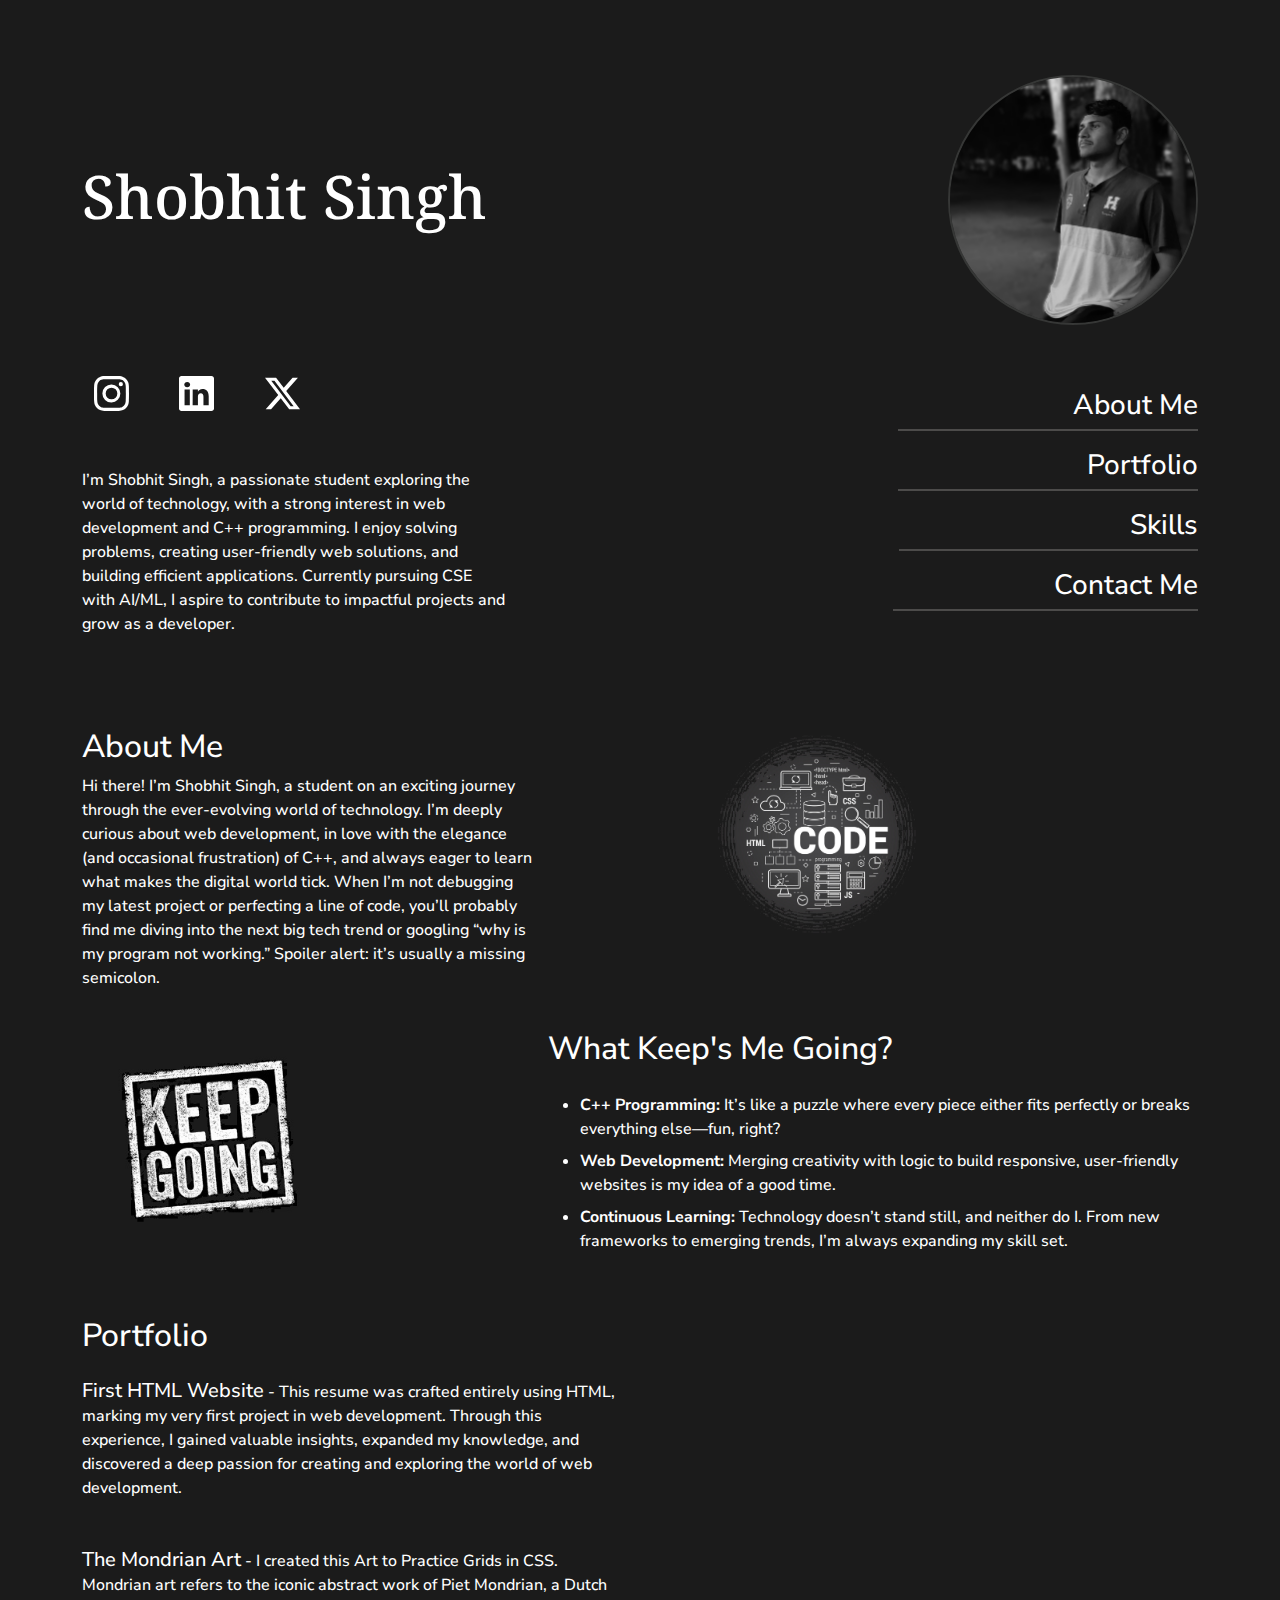
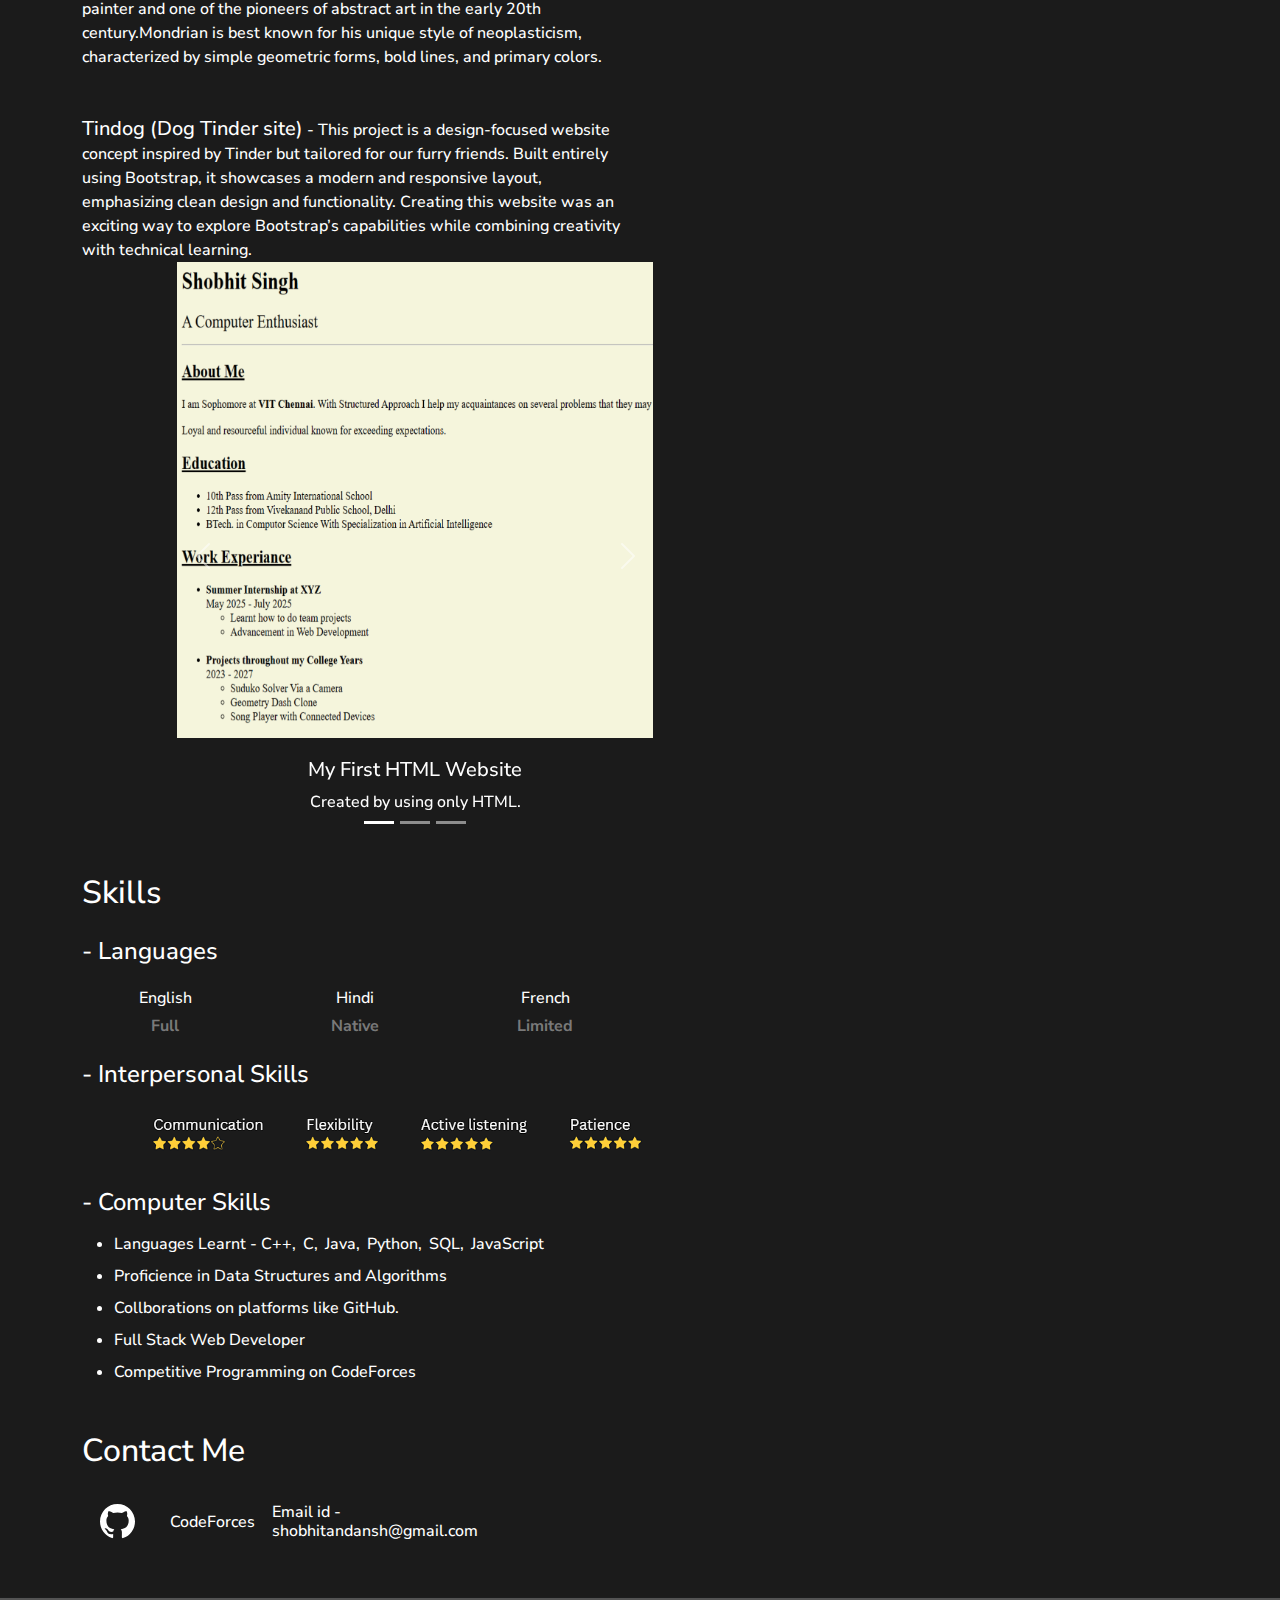
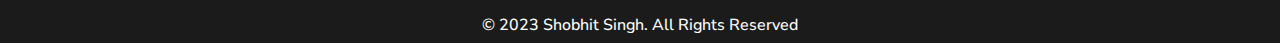
<file: index.html>
<!DOCTYPE html>
<html lang="en">
<head>
    <meta charset="UTF-8">
    <meta name="viewport" content="width=device-width, initial-scale=1.0">
    <title>Portfolio</title>
    <link href="https://cdn.jsdelivr.net/npm/bootstrap@5.3.3/dist/css/bootstrap.min.css" rel="stylesheet" integrity="sha384-QWTKZyjpPEjISv5WaRU9OFeRpok6YctnYmDr5pNlyT2bRjXh0JMhjY6hW+ALEwIH" crossorigin="anonymous">
    <link rel="stylesheet" href="./style.css">
    <link rel="preconnect" href="https://fonts.googleapis.com">
    <link rel="preconnect" href="https://fonts.gstatic.com" crossorigin>
    <link href="https://fonts.googleapis.com/css2?family=Noto+Serif:ital,wdth,wght@0,62.5..100,100..900;1,62.5..100,100..900&display=swap" rel="stylesheet">
    <link rel="preconnect" href="https://fonts.googleapis.com">
    <link rel="preconnect" href="https://fonts.gstatic.com" crossorigin>
    <link href="https://fonts.googleapis.com/css2?family=Nunito+Sans:ital,opsz,wght@0,6..12,200..1000;1,6..12,200..1000&display=swap" rel="stylesheet">
</head>
<body class = "heading">
    <section id="heading" class="mx-5">
        <div class="flex-container-heading flex-center container">
            <div class="grid-container-heading">
                <div class="profile-photo flex-end">
                    <img id="profile-photo-id" src="./assets/profilephoto.png" height="250" alt="profile photo">
                </div>
                <div class="main-name flex-start">
                    <h1 class="main-font">Shobhit Singh</h1>
                </div>
                <div  id="" class="container socials pe-5">
                    <div class="row pt-5 ">
                        <div class="col-lg-4 col-4 flex-start py-2">
                            <a href="https://www.instagram.com/shobhitmaste/" target="_blank"><svg xmlns="http://www.w3.org/2000/svg" style="color:white" height="35" fill="currentColor" class="bi bi-instagram" viewBox="0 0 16 16" >
                                <path d="M8 0C5.829 0 5.556.01 4.703.048 3.85.088 3.269.222 2.76.42a3.9 3.9 0 0 0-1.417.923A3.9 3.9 0 0 0 .42 2.76C.222 3.268.087 3.85.048 4.7.01 5.555 0 5.827 0 8.001c0 2.172.01 2.444.048 3.297.04.852.174 1.433.372 1.942.205.526.478.972.923 1.417.444.445.89.719 1.416.923.51.198 1.09.333 1.942.372C5.555 15.99 5.827 16 8 16s2.444-.01 3.298-.048c.851-.04 1.434-.174 1.943-.372a3.9 3.9 0 0 0 1.416-.923c.445-.445.718-.891.923-1.417.197-.509.332-1.09.372-1.942C15.99 10.445 16 10.173 16 8s-.01-2.445-.048-3.299c-.04-.851-.175-1.433-.372-1.941a3.9 3.9 0 0 0-.923-1.417A3.9 3.9 0 0 0 13.24.42c-.51-.198-1.092-.333-1.943-.372C10.443.01 10.172 0 7.998 0zm-.717 1.442h.718c2.136 0 2.389.007 3.232.046.78.035 1.204.166 1.486.275.373.145.64.319.92.599s.453.546.598.92c.11.281.24.705.275 1.485.039.843.047 1.096.047 3.231s-.008 2.389-.047 3.232c-.035.78-.166 1.203-.275 1.485a2.5 2.5 0 0 1-.599.919c-.28.28-.546.453-.92.598-.28.11-.704.24-1.485.276-.843.038-1.096.047-3.232.047s-2.39-.009-3.233-.047c-.78-.036-1.203-.166-1.485-.276a2.5 2.5 0 0 1-.92-.598 2.5 2.5 0 0 1-.6-.92c-.109-.281-.24-.705-.275-1.485-.038-.843-.046-1.096-.046-3.233s.008-2.388.046-3.231c.036-.78.166-1.204.276-1.486.145-.373.319-.64.599-.92s.546-.453.92-.598c.282-.11.705-.24 1.485-.276.738-.034 1.024-.044 2.515-.045zm4.988 1.328a.96.96 0 1 0 0 1.92.96.96 0 0 0 0-1.92m-4.27 1.122a4.109 4.109 0 1 0 0 8.217 4.109 4.109 0 0 0 0-8.217m0 1.441a2.667 2.667 0 1 1 0 5.334 2.667 2.667 0 0 1 0-5.334"/>
                              </svg></a>
                        </div>
                        <div class="col-lg-4 col-4 flex-start py-2">
                            <a href="https://www.linkedin.com/in/shobhit-singh-b3871928a/" target="_blank">
                                <svg xmlns="http://www.w3.org/2000/svg" color="white" height="35" fill="currentColor" class="bi bi-linkedin" viewBox="0 0 16 16">
                                    <path d="M0 1.146C0 .513.526 0 1.175 0h13.65C15.474 0 16 .513 16 1.146v13.708c0 .633-.526 1.146-1.175 1.146H1.175C.526 16 0 15.487 0 14.854zm4.943 12.248V6.169H2.542v7.225zm-1.2-8.212c.837 0 1.358-.554 1.358-1.248-.015-.709-.52-1.248-1.342-1.248S2.4 3.226 2.4 3.934c0 .694.521 1.248 1.327 1.248zm4.908 8.212V9.359c0-.216.016-.432.08-.586.173-.431.568-.878 1.232-.878.869 0 1.216.662 1.216 1.634v3.865h2.401V9.25c0-2.22-1.184-3.252-2.764-3.252-1.274 0-1.845.7-2.165 1.193v.025h-.016l.016-.025V6.169h-2.4c.03.678 0 7.225 0 7.225z"/>
                                  </svg>
                            </a>
                        </div>
                        <div class="col-lg-4 col-4 flex-start py-2">
                            <a href="https://x.com/ShobhitMaste"  target="_blank">
                                <svg xmlns="http://www.w3.org/2000/svg" height="35" color="white" fill="currentColor" class="bi bi-twitter-x" viewBox="0 0 16 16">
                                    <path d="M12.6.75h2.454l-5.36 6.142L16 15.25h-4.937l-3.867-5.07-4.425 5.07H.316l5.733-6.57L0 .75h5.063l3.495 4.633L12.601.75Zm-.86 13.028h1.36L4.323 2.145H2.865z"/>
                                  </svg>
                            </a> 
                        </div>
                    </div>
                </div>
                <div id="about-me" class="flex-start">
                    <p class="secondary-font">
                        I’m Shobhit Singh, a passionate student 
                        exploring the world of technology, with a
                        strong interest in web development and C++
                        programming. I enjoy solving problems,
                        creating user-friendly web solutions,
                        and building efficient applications.
                        Currently pursuing
                        CSE with AI/ML, I aspire to
                        contribute to impactful projects and
                        grow as a developer.
                    </p>
                </div>
                <div class="aboutme-heading secondary-font flex-end">
                        <a href="#aboutme" class="underline-text"><h3>‎ ‎ ‎ ‎ ‎ ‎ ‎ ‎ ‎ ‎ ‎ ‎ ‎ ‎ ‎ ‎ ‎ ‎ ‎ ‎ ‎ ‎ ‎ ‎ ‎ About Me</h3></a> 
                </div>
                <div class="portfolio-heading secondary-font flex-end">
                    <a href="#portfolio" class="underline-text"><h3>‎ ‎ ‎ ‎ ‎  ‎ ‎ ‎ ‎ ‎ ‎ ‎ ‎ ‎ ‎ ‎ ‎ ‎ ‎ ‎ ‎ ‎ ‎ ‎ ‎ ‎ ‎ Portfolio</h3></a> 
                </div>
                <div class="skills-heading secondary-font flex-end">
                    <a href="#skills" class="underline-text"><h3>‎‎ ‎ ‎ ‎ ‎ ‎ ‎  ‎ ‎ ‎ ‎  ‎ ‎ ‎ ‎ ‎ ‎ ‎ ‎ ‎ ‎ ‎ ‎ ‎ ‎ ‎ ‎ ‎ ‎ ‎ ‎ ‎ ‎ Skills</h3></a> 
                </div>
                <div class="contactme-heading secondary-font flex-end">
                    <a href="#contactme" class="underline-text"><h3> ‎ ‎ ‎ ‎ ‎ ‎ ‎ ‎ ‎ ‎ ‎ ‎ ‎ ‎ ‎ ‎ ‎ ‎ ‎ ‎ ‎ ‎ ‎ Contact Me</h3></a> 
                </div>
            </div>
        </div>
    </section>

    <section id="aboutme">
        <div class="aboutme container mt-5 secondary-font">
            <h2>About Me</h2>
            <div class="row">
                <div class="about-me-para col-5 flex-center">
                    <p>
                        Hi there! I’m Shobhit Singh, a student on an exciting journey through the 
                        ever-evolving world of technology. I’m deeply curious about web development,
                         in love with the elegance (and occasional frustration) of C++, and always 
                         eager to learn what makes the digital world tick.
                        When I’m not debugging my latest project or perfecting a line of code, 
                        you’ll probably find me diving into the next big tech trend or googling 
                        “why is my program not working.” Spoiler alert: it’s usually a missing semicolon.
                    </p>
                </div>
                <div class="code-image col-2 offset-2" style="position: relative; bottom: 40px; right:30px;">
                    <img src="./assets/coding-block.jpg" alt="coding image" height=200px>    
                </div>
            </div>
            <div class="row">
                <div class="cs-image col-3 flex-end">
                    <img src="./assets/cs.jpg" height="200" alt="cs-image">
                </div>
                <div class="what-keeps-me-going col-9">
                    <idk-what-the-fuck-this-is>
                    <h2 class="mt-4">What Keep's Me Going?</h2>
                    <div class="lists">
                        <ul>
                            <li class="my-2 mt-4"><b>C++ Programming: </b>It’s like a puzzle where every 
                                piece either fits perfectly or breaks everything else—fun,
                                 right?
                            </li>
                            <li class="my-2"><b>Web Development: </b>Merging creativity with logic to 
                                build responsive, user-friendly websites is my idea of a 
                                good time.
                            </li>
                            <li class="my-2"><b>Continuous Learning: </b>Technology
                                 doesn’t stand still, and neither do I. 
                                 From new frameworks to emerging trends,
                                  I’m always expanding my skill set.
                            </li>
                        </ul>
                    </div>
                </div>
            </div>
        </div>
    </section>

    <section id="portfolio">
        <div class="container secondary-font">
            <h2 class="mb-4 mt-5 ">Portfolio</h2>
        </div>
        
        <div class="secondary-font container">
            <div class="row">
                <div class="porfolio-description col-6">
                    <a href="./Projects/4.4 Capstone Project 1/index.html" target="_blank"><h5>First HTML Website</h5></a>
                    <p> - This resume was crafted entirely using HTML, marking my very first project in web development. 
                        Through this experience, I gained valuable insights, expanded my knowledge, and discovered a deep
                         passion for creating and exploring the world of web development.
                    </p>
                    <br><br><br>
                    <a href="./Projects/10.3 Mondrian Project/index.html" target="_blank" class="mt-5 mb-2"><h5>The Mondrian Art</h5></a>
                    <p> - I created this Art to Practice Grids in CSS. Mondrian art refers to the iconic abstract work of Piet Mondrian, a Dutch 
                        painter and one of the pioneers of abstract art in the early 20th century.Mondrian is best known for his unique style of 
                        neoplasticism, characterized by simple geometric forms, bold lines, and primary colors.
                    </p>
                    <br><br><br>
                    <a href="./Projects/11.3 TinDog Project/index.html" target="_blank" class="mt-5 mb-2"><h5>Tindog (Dog Tinder site)</h5></a>
                    <p> - This project is a design-focused website concept inspired by Tinder but tailored for our furry friends. 
                        Built entirely using Bootstrap, it showcases a modern and responsive layout, emphasizing clean design and functionality.
                        Creating this website was an exciting way to explore Bootstrap’s capabilities while combining creativity with technical learning.
                    </p>
                </div>
                
                <div id="carouselExampleCaptions" class="carousel slide col-4 offset-1" style="width:500px">
                    <div class="carousel-indicators">
                    <button type="button" data-bs-target="#carouselExampleCaptions" data-bs-slide-to="0" class="active" aria-current="true" aria-label="Slide 1"></button>
                    <button type="button" data-bs-target="#carouselExampleCaptions" data-bs-slide-to="1" aria-label="Slide 2"></button>
                    <button type="button" data-bs-target="#carouselExampleCaptions" data-bs-slide-to="2" aria-label="Slide 3"></button>
                    </div>
                    <div class="carousel-inner">
                    <div class="carousel-item active">
                        <img src="./assets/resume.png" class="d-block w-100" alt="resume">
                        <div class="carousel-caption custom-caption">
                        <h5>My First HTML Website</h5>
                        <p>Created by using only HTML.</p>
                        </div>
                    </div>
                    <div class="carousel-item">
                        <img src="./assets/modorian.png" class="d-block w-100" alt="mondrian">
                        <div class="carousel-caption custom-caption">
                        <h5>Mondrian Art</h5>
                        <p>Created Using CSS Grids.</p>
                        </div>
                    </div>
                    <div class="carousel-item">
                        <img src="./assets/tindog.png" class="d-block w-100" alt="tindog">
                        <div class="carousel-caption custom-caption">
                        <h5>Tindog (Tinder for Dogs)</h5>
                        <p>Created Using Bootstrap.</p>
                        </div>
                    </div>
                    </div>
                    <button class="carousel-control-prev" type="button" data-bs-target="#carouselExampleCaptions" data-bs-slide="prev">
                    <span class="carousel-control-prev-icon" aria-hidden="true"></span>
                    <span class="visually-hidden">Previous</span>
                    </button>
                    <button class="carousel-control-next" type="button" data-bs-target="#carouselExampleCaptions" data-bs-slide="next">
                    <span class="carousel-control-next-icon" aria-hidden="true"></span>
                    <span class="visually-hidden">Next</span>
                    </button>
                </div>
            </div>
            </div>
    </section>

    <section id="skills">
        <div class="container mt-4 secondary-font">
            <h2 class="mb-4">Skills</h2>
            <h4> - Languages</h4>
            <div class="row text-center mt-4">
                <div class="english col-2">
                    <h6>English</h6>
                </div>
                <div class="hindi col-2">
                    <h6>Hindi</h6>
                </div>
                <div class="french col-2">
                    <h6>French</h6>
                </div>
            </div>
            <div class="row text-center skill-secondary-color">
                <div class="english col-2">
                    <h6><b>Full</b></h6>
                </div>
                <div class="hindi col-2">
                    <h6><b>Native</b></h6>
                </div>
                <div class="french col-2 mb-3">
                    <h6><b>Limited</b></h6>
                </div>
            </div>
            <h4> - Interpersonal Skills</h4>
            <img class="mb-3" src="./assets/rating.png" height="75" style="position:relative; left:54px">
            <h4 class="mb-3"> - Computer Skills</h4>
            <ul>
                <li class="mb-2">Languages Learnt - <span style="word-spacing:3px">C++, C, Java, Python, SQL, JavaScript</span></li>
                <li class="mb-2">Proficience in Data Structures and Algorithms</li>
                <li class="mb-2">Collborations on platforms like GitHub.</li>
                <li class="mb-2">Full Stack Web Developer</li>
                <li>Competitive Programming on CodeForces</li>
            </ul>
        </div>
    </section>

    <section id="contactme">
        <div class="container mb-5 secondary-font mt-5">
            <h2 class="mb-4">Contact Me</h2>
            <div class="row">
                <div class="col-1 flex-center">
                    <a href="https://github.com/ShobhitMaste" target="_blank"><svg style="color:white" xmlns="http://www.w3.org/2000/svg"  height="35" fill="currentColor" class="bi bi-github" viewBox="0 0 16 16">
                        <path d="M8 0C3.58 0 0 3.58 0 8c0 3.54 2.29 6.53 5.47 7.59.4.07.55-.17.55-.38 0-.19-.01-.82-.01-1.49-2.01.37-2.53-.49-2.69-.94-.09-.23-.48-.94-.82-1.13-.28-.15-.68-.52-.01-.53.63-.01 1.08.58 1.23.82.72 1.21 1.87.87 2.33.66.07-.52.28-.87.51-1.07-1.78-.2-3.64-.89-3.64-3.95 0-.87.31-1.59.82-2.15-.08-.2-.36-1.02.08-2.12 0 0 .67-.21 2.2.82.64-.18 1.32-.27 2-.27s1.36.09 2 .27c1.53-1.04 2.2-.82 2.2-.82.44 1.1.16 1.92.08 2.12.51.56.82 1.27.82 2.15 0 3.07-1.87 3.75-3.65 3.95.29.25.54.73.54 1.48 0 1.07-.01 1.93-.01 2.2 0 .21.15.46.55.38A8.01 8.01 0 0 0 16 8c0-4.42-3.58-8-8-8"/>
                    </svg></a>
                </div>
                <div class="col-1 flex-center">
                    <a href="https://codeforces.com/profile/shobhitmaste" class="secondary-font" style="text-decoration:none;">CodeForces</a>
                </div>
                <div class="col-3 mt-2 flex-center">
                    <h6>Email id - shobhitandansh@gmail.com</h6>

                </div>
            </div>
        </div>
    </section>
    <hr style="height:3px; background-color:white">
    <footer>
        <!-- Go up button here -->
        <!-- <a href="#" style="position:fixed; right:1%; bottom:7%"><img height="50" src="./assets/Screenshot 2025-01-20 091337.png"></a> -->
        <h6 class="flex-center secondary-font">© 2023 Shobhit Singh. All Rights Reserved</h6>
    </footer>

    <script src="https://cdn.jsdelivr.net/npm/bootstrap@5.3.3/dist/js/bootstrap.bundle.min.js" integrity="sha384-YvpcrYf0tY3lHB60NNkmXc5s9fDVZLESaAA55NDzOxhy9GkcIdslK1eN7N6jIeHz" crossorigin="anonymous"></script>
</body>
</html>
</file>
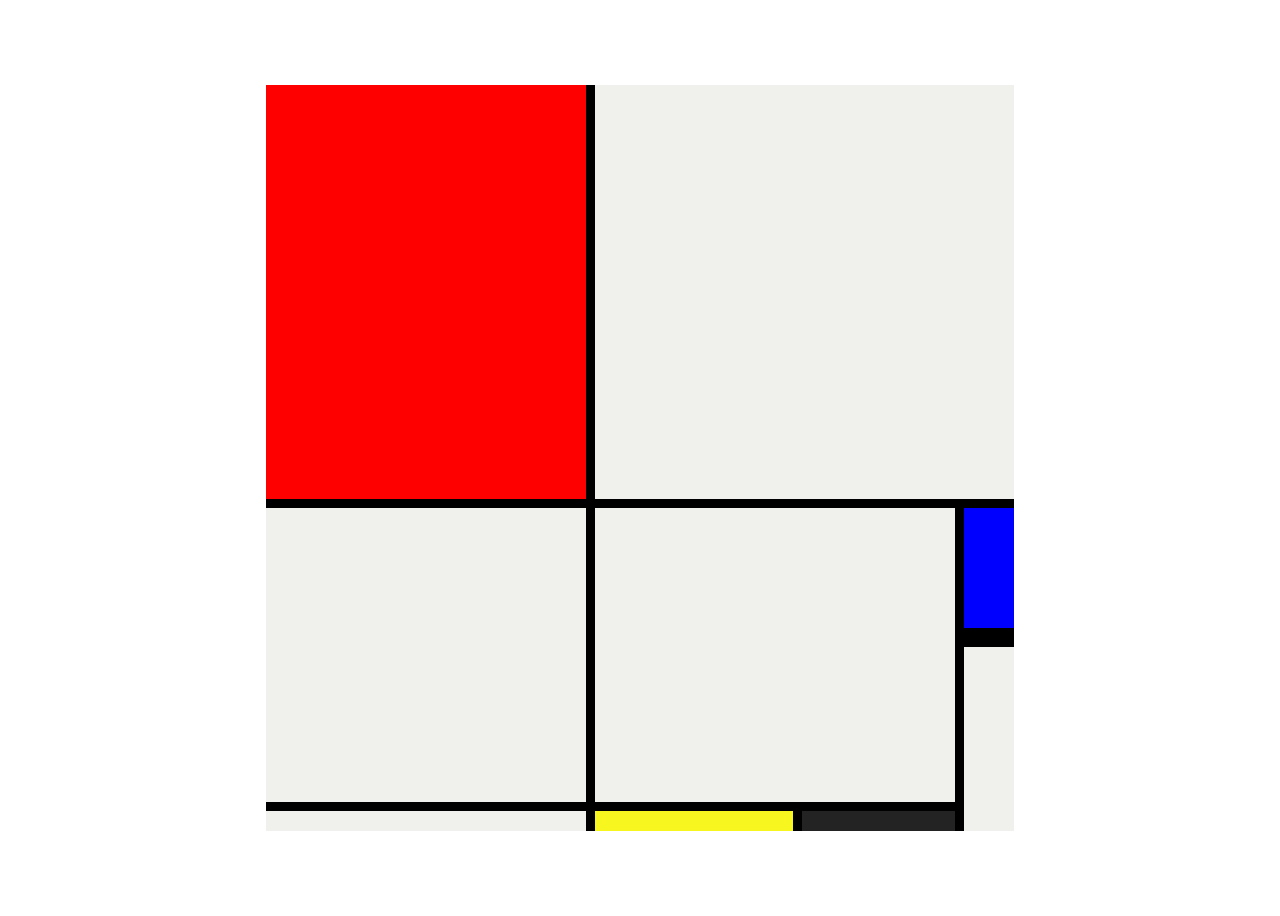
<file: Projects/10.3 Mondrian Project/index.html>
<!DOCTYPE html>
<html lang="en">

<head>
  <meta charset="UTF-8">
  <meta name="viewport" content="width=device-width, initial-scale=1.0">
  <title>Mondrian Project</title>
  <style>
    .flex-container{
      display:flex;
      height:100vh;
      justify-content: center;
      align-items: center;
    }
    .grid-container{
      display:grid;
      background-color:black;
      height:746px;
      width:748px;
      gap:9px;
      grid-template-columns: 320px 198px 153px 50px;
      grid-template-rows: 414px 130px 155px 20px;
    }
    .red{
      background-color: red;
      grid-column:span 1;
    }
    .white1{
      background-color: #f0f1ec;
      grid-column-start:2;
      grid-column-end:-1;
    }
    .white2{
      background-color: #f0f1ec;
      grid-row:span 2;
    }
    .white3{
      background-color: #f0f1ec;
      grid-column:span 2;
      grid-row:span 2;
    }
    .blue{
      background-color: blue;
      border-bottom:solid black 10px;
    }
    .white4{
      background-color: #f0f1ec;
      grid-row:span 2;
    }
    .white5{
      background-color: #f0f1ec;
    }
    .yellow{
      background-color: rgb(247, 247, 31);
    }
    .grey{
      background-color: rgb(35, 35, 35);
    }
  </style>
</head>

<body>
  <div class="flex-container">
    <div class="grid-container">
      <div class="red"></div>
      <div class="white1"></div>
      <div class="white2"></div>
      <div class="white3"></div>
      <div class="blue"></div>
      <div class="white4"></div>
      <div class="white5"></div>
      <div class="yellow"></div>
      <div class="grey"></div>
    </div>
  </div>
</body>

</html>
</file>
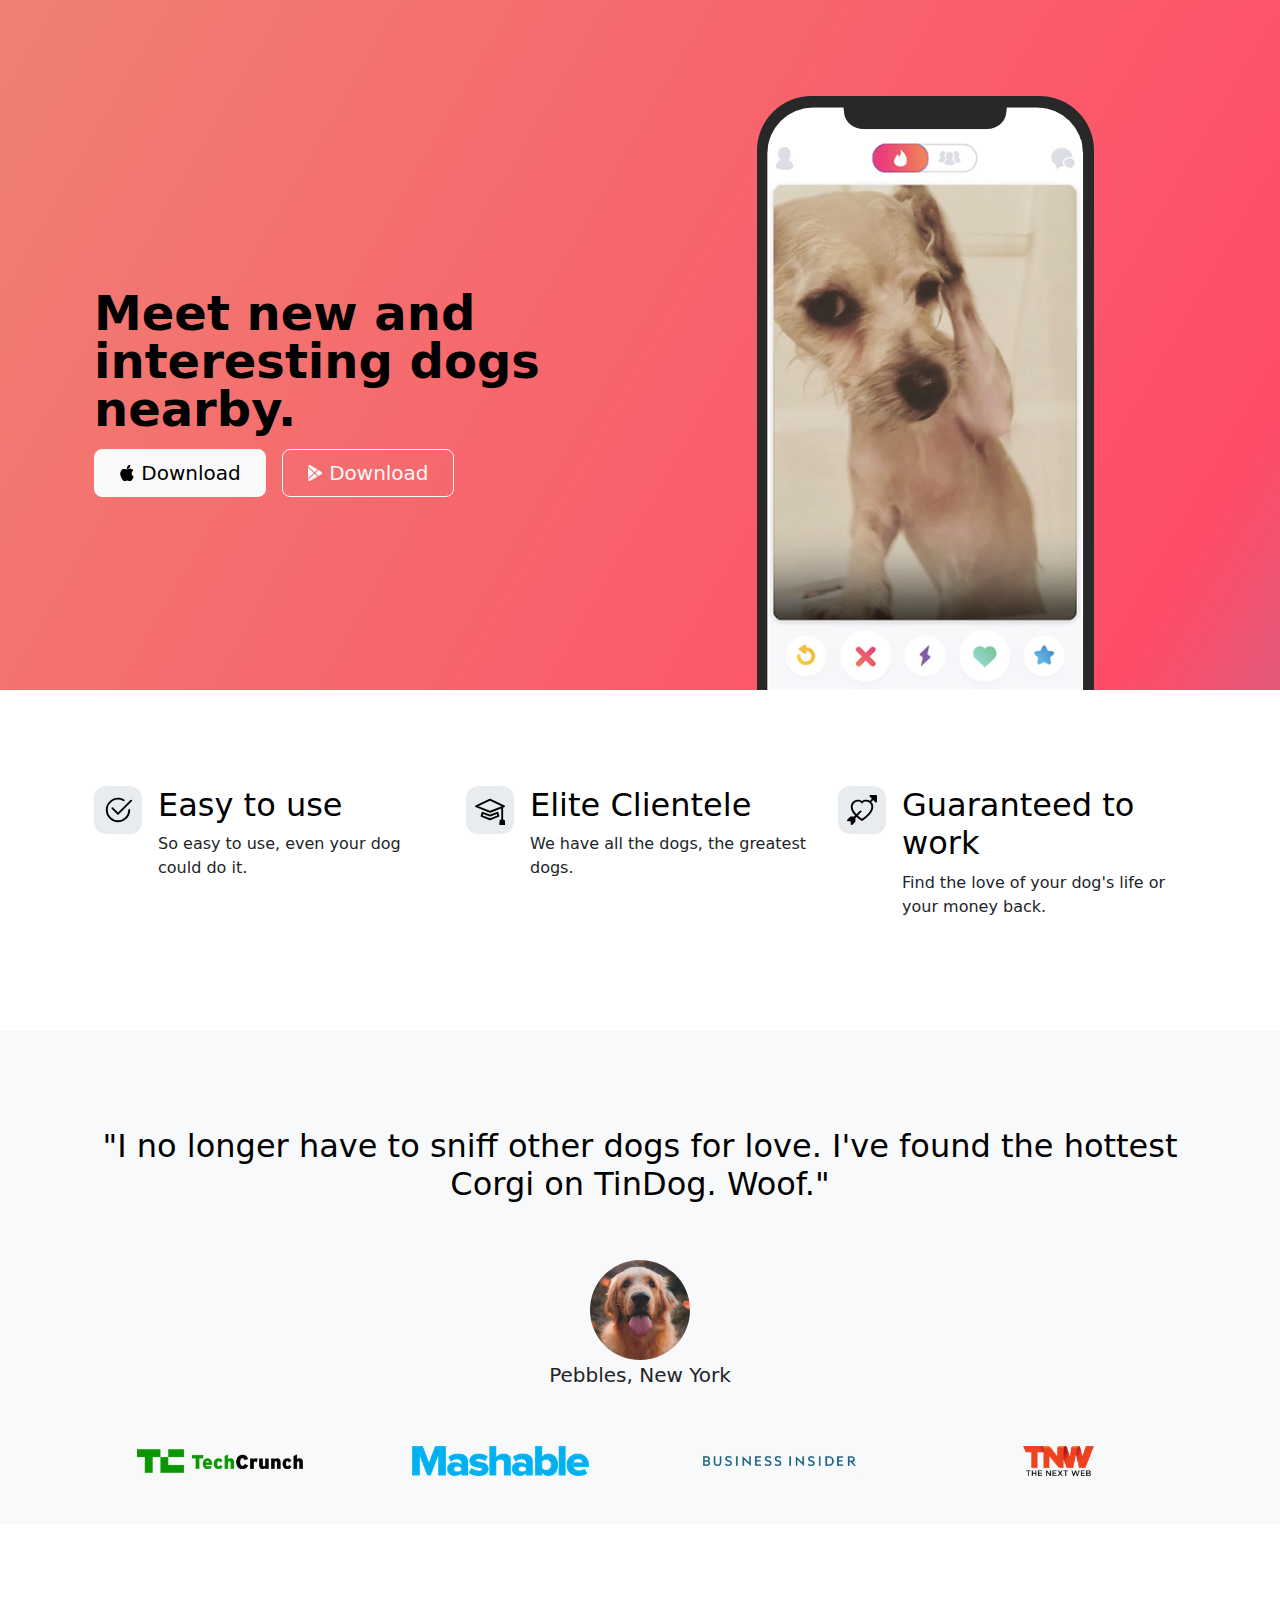
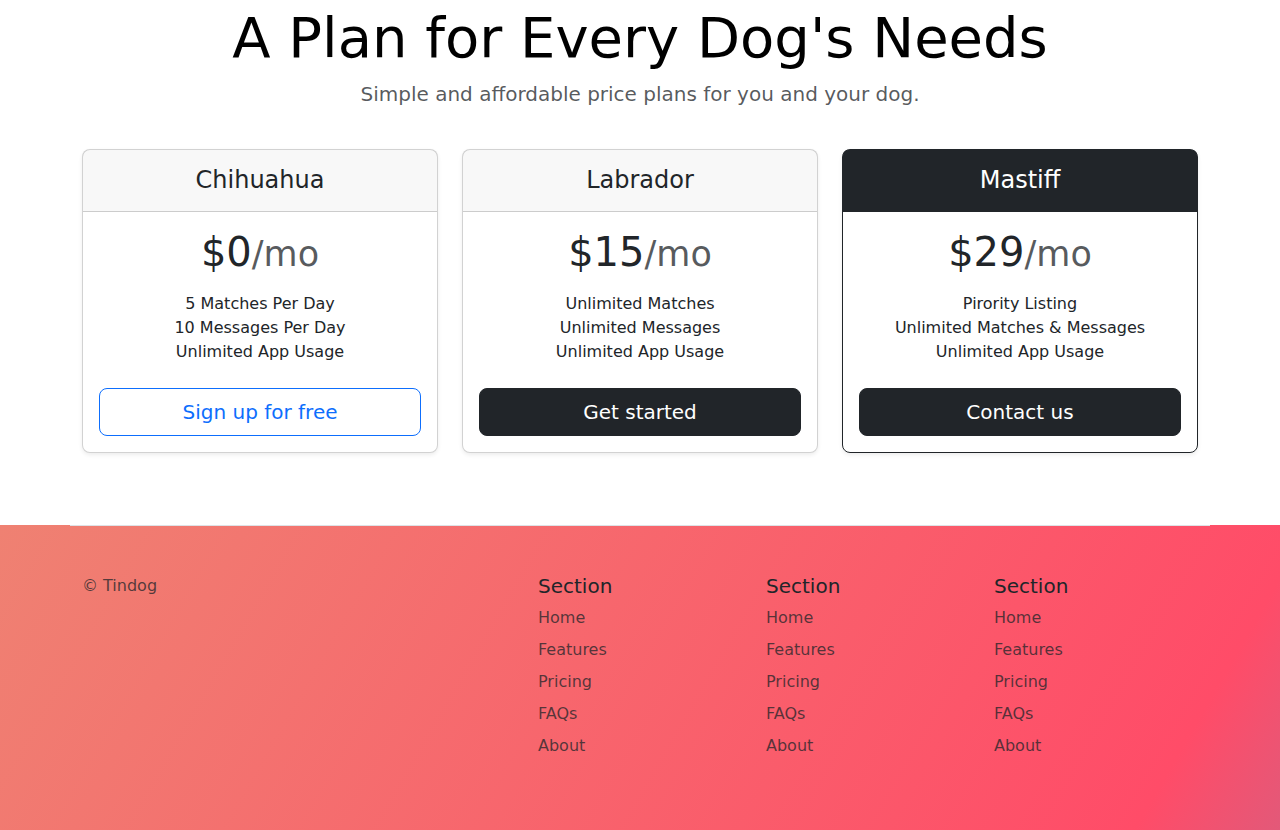
<file: Projects/11.3 TinDog Project/index.html>
<!DOCTYPE html>
<html lang="en">

<head>
  <meta charset="UTF-8">
  <meta name="viewport" content="width=device-width, initial-scale=1.0">
  <title>TinDog</title>
  <link href="https://cdn.jsdelivr.net/npm/bootstrap@5.3.3/dist/css/bootstrap.min.css" rel="stylesheet" integrity="sha384-QWTKZyjpPEjISv5WaRU9OFeRpok6YctnYmDr5pNlyT2bRjXh0JMhjY6hW+ALEwIH" crossorigin="anonymous">
  <link rel="stylesheet" href="./css/style.css">
  <style>
    .test{
      width:50%;
    }
    .dogimg{
      border-radius:50%;
      height:100px;
    }
    .cc{
      width:300px;
      display:inline-block;
      margin-top:50px;
    }
    .companies{
      height:30px;
    }
    .test{
      background-color: red;
    }
  </style>
</head>

<body>

  <!-- Title -->
  <section id="title" class="gradient-background">
    <div class="container col-xxl-8 px-4 pt-5">
      <div class="row flex-lg-row-reverse align-items-center g-5 pt-5">
        <div class="col-10 col-sm-8 col-lg-6 mb-0 pb-0">
          <img src="./images/iphone.png" class="d-block mx-lg-auto img-fluid" alt="iphone with dog" height="100" loading="lazy">
        </div>
        <div class="col-lg-6">
          <h1 class="display-5 fw-bold text-body-emphasis lh-1 mb-3">
            Meet new and interesting dogs nearby.</h1>
          <div class="d-grid gap-2 d-md-flex justify-content-md-start">
            <button type="button" class="btn btn-light btn-lg px-4 me-md-2">
              <svg xmlns="http://www.w3.org/2000/svg" width="16" height="16" fill="currentColor"
                class="bi bi-apple mb-1" viewBox="0 0 16 16">
                  <path
                  d="M11.182.008C11.148-.03 9.923.023 8.857 1.18c-1.066 1.156-.902 2.482-.878 2.516.024.034 1.52.087 2.475-1.258.955-1.345.762-2.391.728-2.43Zm3.314 11.733c-.048-.096-2.325-1.234-2.113-3.422.212-2.189 1.675-2.789 1.698-2.854.023-.065-.597-.79-1.254-1.157a3.692 3.692 0 0 0-1.563-.434c-.108-.003-.483-.095-1.254.116-.508.139-1.653.589-1.968.607-.316.018-1.256-.522-2.267-.665-.647-.125-1.333.131-1.824.328-.49.196-1.422.754-2.074 2.237-.652 1.482-.311 3.83-.067 4.56.244.729.625 1.924 1.273 2.796.576.984 1.34 1.667 1.659 1.899.319.232 1.219.386 1.843.067.502-.308 1.408-.485 1.766-.472.357.013 1.061.154 1.782.539.571.197 1.111.115 1.652-.105.541-.221 1.324-1.059 2.238-2.758.347-.79.505-1.217.473-1.282Z" />
                  <path
                  d="M11.182.008C11.148-.03 9.923.023 8.857 1.18c-1.066 1.156-.902 2.482-.878 2.516.024.034 1.52.087 2.475-1.258.955-1.345.762-2.391.728-2.43Zm3.314 11.733c-.048-.096-2.325-1.234-2.113-3.422.212-2.189 1.675-2.789 1.698-2.854.023-.065-.597-.79-1.254-1.157a3.692 3.692 0 0 0-1.563-.434c-.108-.003-.483-.095-1.254.116-.508.139-1.653.589-1.968.607-.316.018-1.256-.522-2.267-.665-.647-.125-1.333.131-1.824.328-.49.196-1.422.754-2.074 2.237-.652 1.482-.311 3.83-.067 4.56.244.729.625 1.924 1.273 2.796.576.984 1.34 1.667 1.659 1.899.319.232 1.219.386 1.843.067.502-.308 1.408-.485 1.766-.472.357.013 1.061.154 1.782.539.571.197 1.111.115 1.652-.105.541-.221 1.324-1.059 2.238-2.758.347-.79.505-1.217.473-1.282Z" />
                  </svg>
              Download</button>
            <button type="button" class="btn btn-outline-light btn-lg px-4">
              <svg xmlns="http://www.w3.org/2000/svg" width="16" height="16" fill="currentColor"
                class="bi bi-google-play mb-1" viewBox="0 0 16 16">
                  <path
                  d="M14.222 9.374c1.037-.61 1.037-2.137 0-2.748L11.528 5.04 8.32 8l3.207 2.96 2.694-1.586Zm-3.595 2.116L7.583 8.68 1.03 14.73c.201 1.029 1.36 1.61 2.303 1.055l7.294-4.295ZM1 13.396V2.603L6.846 8 1 13.396ZM1.03 1.27l6.553 6.05 3.044-2.81L3.333.215C2.39-.341 1.231.24 1.03 1.27Z" />
                  </svg>
              Download</button>
          </div>
        </div>
      </div>
    </div>
  </section>
  <!-- Features -->
  <section id="features">
    <div class="container px-4 pt-5" id="hanging-icons">
      <div class="row g-4 py-5 row-cols-1 row-cols-lg-3">
        <div class="col d-flex align-items-start">
          <div class="icon-square text-body-emphasis bg-body-secondary d-inline-flex align-items-center justify-content-center fs-4 flex-shrink-0 me-3">
            <svg xmlns="http://www.w3.org/2000/svg" height="30" fill="currentColor" class="bi bi-check2-circle"
              viewBox="0 0 16 16">
                <path
                d="M2.5 8a5.5 5.5 0 0 1 8.25-4.764.5.5 0 0 0 .5-.866A6.5 6.5 0 1 0 14.5 8a.5.5 0 0 0-1 0 5.5 5.5 0 1 1-11 0z" />
                <path
                d="M15.354 3.354a.5.5 0 0 0-.708-.708L8 9.293 5.354 6.646a.5.5 0 1 0-.708.708l3 3a.5.5 0 0 0 .708 0l7-7z" />
                </svg>
          </div>
          <div>
            <h3 class="fs-2 text-body-emphasis">Easy to use</h3>
            <p>So easy to use, even your dog could do it.</p>
          </div>
        </div>
        <div class="col d-flex align-items-start">
          <div class="icon-square text-body-emphasis bg-body-secondary d-inline-flex align-items-center justify-content-center fs-4 flex-shrink-0 me-3">
            <svg xmlns="http://www.w3.org/2000/svg" height="30" fill="currentColor" class="bi bi-mortarboard" viewBox="0 0 16 16">
            <path d="M8.211 2.047a.5.5 0 0 0-.422 0l-7.5 3.5a.5.5 0 0 0 .025.917l7.5 3a.5.5 0 0 0 .372 0L14 7.14V13a1 1 0 0 0-1 1v2h3v-2a1 1 0 0 0-1-1V6.739l.686-.275a.5.5 0 0 0 .025-.917l-7.5-3.5ZM8 8.46 1.758 5.965 8 3.052l6.242 2.913L8 8.46Z"/>
            <path d="M4.176 9.032a.5.5 0 0 0-.656.327l-.5 1.7a.5.5 0 0 0 .294.605l4.5 1.8a.5.5 0 0 0 .372 0l4.5-1.8a.5.5 0 0 0 .294-.605l-.5-1.7a.5.5 0 0 0-.656-.327L8 10.466 4.176 9.032Zm-.068 1.873.22-.748 3.496 1.311a.5.5 0 0 0 .352 0l3.496-1.311.22.748L8 12.46l-3.892-1.556Z"/>
            </svg>
            
          </div>
          <div>
            <h3 class="fs-2 text-body-emphasis">Elite Clientele</h3>
            <p>We have all the dogs, the greatest dogs.</p>
          </div>
        </div>
        <div class="col d-flex align-items-start">
          <div class="icon-square text-body-emphasis bg-body-secondary d-inline-flex align-items-center justify-content-center fs-4 flex-shrink-0 me-3">
            <svg xmlns="http://www.w3.org/2000/svg" height="30" fill="currentColor" class="bi bi-arrow-through-heart"
              viewBox="0 0 16 16">
                <path fill-rule="evenodd"
                d="M2.854 15.854A.5.5 0 0 1 2 15.5V14H.5a.5.5 0 0 1-.354-.854l1.5-1.5A.5.5 0 0 1 2 11.5h1.793l.53-.53c-.771-.802-1.328-1.58-1.704-2.32-.798-1.575-.775-2.996-.213-4.092C3.426 2.565 6.18 1.809 8 3.233c1.25-.98 2.944-.928 4.212-.152L13.292 2 12.147.854A.5.5 0 0 1 12.5 0h3a.5.5 0 0 1 .5.5v3a.5.5 0 0 1-.854.354L14 2.707l-1.006 1.006c.236.248.44.531.6.845.562 1.096.585 2.517-.213 4.092-.793 1.563-2.395 3.288-5.105 5.08L8 13.912l-.276-.182a21.86 21.86 0 0 1-2.685-2.062l-.539.54V14a.5.5 0 0 1-.146.354l-1.5 1.5Zm2.893-4.894A20.419 20.419 0 0 0 8 12.71c2.456-1.666 3.827-3.207 4.489-4.512.679-1.34.607-2.42.215-3.185-.817-1.595-3.087-2.054-4.346-.761L8 4.62l-.358-.368c-1.259-1.293-3.53-.834-4.346.761-.392.766-.464 1.845.215 3.185.323.636.815 1.33 1.519 2.065l1.866-1.867a.5.5 0 1 1 .708.708L5.747 10.96Z" />
                </svg>
          </div>
          <div>
            <h3 class="fs-2 text-body-emphasis">Guaranteed to work</h3>
            <p>Find the love of your dog's life or your money back.</p>
          </div>
        </div>
      </div>
    </div>
  </section>
  <!-- Testimonial -->
  <section id="testimonial">
    <div class="my-5">
      <div class="p-5 text-center bg-body-tertiary">
        <div class="container pt-5">
          <h2 class="text-body-emphasis">"I no longer have to sniff other dogs for love. I've found the hottest Corgi on TinDog. Woof."</h2>
          <img src="./images/dog-img.jpg" class="dogimg mt-5">
          <p class="col-lg-8 mx-auto lead">
            Pebbles, New York
          </p>
          <div class="container-sm">
            <div class="row mt-5">
              <div class="col-lg-3 col-sm-12">
                <img src="./images/techcrunch.png" class="companies mt-2">
              </div>
              <div class="col-lg-3 col-sm-12">
                <img src="./images/mashable.png" class="companies mt-2">
              </div>
              <div class="col-lg-3 col-sm-12">
                <img src="./images/bizinsider.png" class="companies mt-2">
              </div>
              <div class="col-lg-3 col-sm-12">
                <img src="./images/tnw.png" class="companies mt-2">
              </div>
            </div>
          </div>
        </div>
      </div>
    </div>
  </section>
  <!-- Pricing -->
  <section id="pricing">
    <div class="container pt-3">
      <header>
        <div class="pricing-header p-3 pb-md-4 mx-auto text-center">
          <h2 class="display-4 fw-normal text-body-emphasis">A Plan for Every Dog's Needs</h2>
          <p class="fs-5 text-body-secondary">Simple and affordable price plans for you and your dog.</p>
        </div>
      </header>
    
      <main>
        <div class="row row-cols-1 row-cols-md-3 mb-3 text-center">
          <div class="col">
            <div class="card mb-4 rounded-3 shadow-sm">
              <div class="card-header py-3">
                <h4 class="my-0 fw-normal">Chihuahua</h4>
              </div>
              <div class="card-body">
                <h1 class="card-title pricing-card-title">$0<small class="text-body-secondary fw-light">/mo</small></h1>
                <ul class="list-unstyled mt-3 mb-4">
                  <li>5 Matches Per Day</li>
                  <li>10 Messages Per Day</li>
                  <li>Unlimited App Usage</li>
                </ul>
                <button type="button" class="w-100 btn btn-lg btn-outline-primary">Sign up for free</button>
              </div>
            </div>
          </div>
          <div class="col">
            <div class="card mb-4 rounded-3 shadow-sm">
              <div class="card-header py-3">
                <h4 class="my-0 fw-normal">Labrador</h4>
              </div>
              <div class="card-body">
                <h1 class="card-title pricing-card-title">$15<small class="text-body-secondary fw-light">/mo</small></h1>
                <ul class="list-unstyled mt-3 mb-4">
                  <li>Unlimited Matches</li>
                  <li>Unlimited Messages</li>
                  <li>Unlimited App Usage</li>
                </ul>
                <button type="button" class="w-100 btn btn-lg btn-dark">Get started</button>
              </div>
            </div>
          </div>
          <div class="col">
            <div class="card mb-4 rounded-3 shadow-sm border-dark">
              <div class="card-header py-3 text-bg-dark border-dark">
                <h4 class="my-0 fw-normal text-bg-dark">Mastiff</h4>
              </div>
              <div class="card-body">
                <h1 class="card-title pricing-card-title">$29<small class="text-body-secondary fw-light">/mo</small></h1>
                <ul class="list-unstyled mt-3 mb-4">
                  <li>Pirority Listing</li>
                  <li>Unlimited Matches & Messages</li>
                  <li>Unlimited App Usage</li>
                </ul>
                <button type="button" class="w-100 btn btn-lg btn-dark">Contact us</button>
              </div>
            </div>
          </div>
        </div>
    
        
  </section>
  <!-- Footer -->
   
  <section id="footer" class="gradient-background">
    <div class="container">
      <footer class="row row-cols-1 row-cols-sm-2 row-cols-md-5 py-5 mt-5 border-top">
        <div class="col mb-3">
          <p class="text-body-secondary">© Tindog</p>
        </div>
    
        <div class="col mb-3">
    
        </div>
    
        <div class="col mb-3">
          <h5>Section</h5>
          <ul class="nav flex-column">
            <li class="nav-item mb-2"><a href="#" class="nav-link p-0 text-body-secondary">Home</a></li>
            <li class="nav-item mb-2"><a href="#" class="nav-link p-0 text-body-secondary">Features</a></li>
            <li class="nav-item mb-2"><a href="#" class="nav-link p-0 text-body-secondary">Pricing</a></li>
            <li class="nav-item mb-2"><a href="#" class="nav-link p-0 text-body-secondary">FAQs</a></li>
            <li class="nav-item mb-2"><a href="#" class="nav-link p-0 text-body-secondary">About</a></li>
          </ul>
        </div>
    
        <div class="col mb-3">
          <h5>Section</h5>
          <ul class="nav flex-column">
            <li class="nav-item mb-2"><a href="#" class="nav-link p-0 text-body-secondary">Home</a></li>
            <li class="nav-item mb-2"><a href="#" class="nav-link p-0 text-body-secondary">Features</a></li>
            <li class="nav-item mb-2"><a href="#" class="nav-link p-0 text-body-secondary">Pricing</a></li>
            <li class="nav-item mb-2"><a href="#" class="nav-link p-0 text-body-secondary">FAQs</a></li>
            <li class="nav-item mb-2"><a href="#" class="nav-link p-0 text-body-secondary">About</a></li>
          </ul>
        </div>
    
        <div class="col mb-3">
          <h5>Section</h5>
          <ul class="nav flex-column">
            <li class="nav-item mb-2"><a href="#" class="nav-link p-0 text-body-secondary">Home</a></li>
            <li class="nav-item mb-2"><a href="#" class="nav-link p-0 text-body-secondary">Features</a></li>
            <li class="nav-item mb-2"><a href="#" class="nav-link p-0 text-body-secondary">Pricing</a></li>
            <li class="nav-item mb-2"><a href="#" class="nav-link p-0 text-body-secondary">FAQs</a></li>
            <li class="nav-item mb-2"><a href="#" class="nav-link p-0 text-body-secondary">About</a></li>
          </ul>
        </div>
      </footer>
    </div>
  </section>
  <script src="https://cdn.jsdelivr.net/npm/bootstrap@5.3.3/dist/js/bootstrap.bundle.min.js" integrity="sha384-YvpcrYf0tY3lHB60NNkmXc5s9fDVZLESaAA55NDzOxhy9GkcIdslK1eN7N6jIeHz" crossorigin="anonymous"></script>
</body>

</html>
</file>
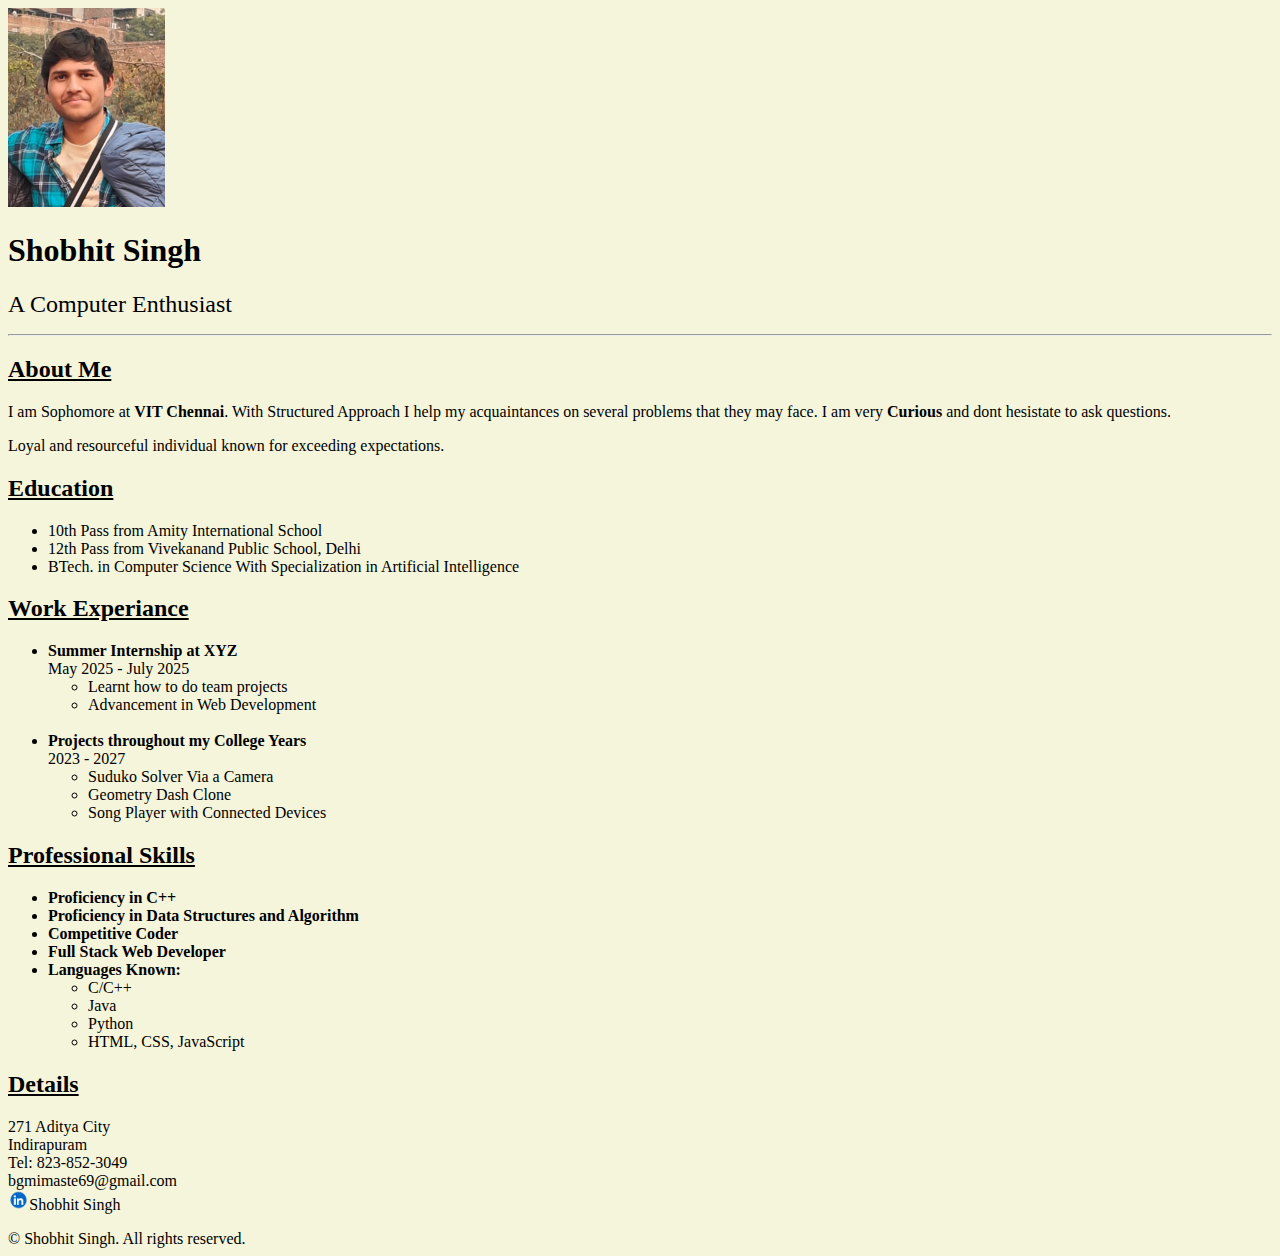
<file: Projects/4.4 Capstone Project 1/index.html>
<!DOCTYPE html>
<html>
    <head>
        <title>My Resume</title>
        <meta charset="UTF-8">
    </head>

    <body bgcolor="beige">
        <img src="./assets/profile-photo.png">
        <h1>Shobhit Singh</h1>
        <p ><font size="5px">A Computer Enthusiast</font></p><hr>
        <h2><u>About Me</u></h2>
        <p>I am Sophomore at <b>VIT Chennai</b>. With Structured Approach 
            I help my acquaintances on several problems that they
            may face. I am very <b>Curious</b> and dont hesistate 
            to ask questions.
        </p>
        <p> Loyal and resourceful individual known for exceeding 
            expectations.
        </p>
        <h2><u>Education</u></h2>
        <p><ul>
            <li>10th Pass from Amity International School</li>
            <li>12th Pass from Vivekanand Public School, Delhi</li>
            <li>BTech. in Computer Science With Specialization in Artificial Intelligence</li>
        </ul></p>
        <h2><u>Work Experiance</u></h2>
        <p>
            <ul>
                <li><b>Summer Internship at XYZ</b></li>
                May 2025 - July 2025
                <ul>
                    <li>Learnt how to do team projects</li>
                    <li>Advancement in Web Development</li>
                </ul><br>
                <li><b>Projects throughout my College Years</b></li>
                2023 - 2027
                <ul>
                    <li>Suduko Solver Via a Camera </li>
                    <li>Geometry Dash Clone</li>
                    <li>Song Player with Connected Devices</li>
                </ul>
            </ul>
        </p>
        <h2><u>Professional Skills</u></h2>
        <ul>
            <li><b>Proficiency in C++</b></li>
            <li><b>Proficiency in Data Structures and Algorithm</b></li>
            <li><b>Competitive Coder</b></li>
            <li><b>Full Stack Web Developer</b></li>
            <li><b>Languages Known:</b>
                <ul>
                    <li>C/C++</li>
                    <li>Java</li>
                    <li>Python</li>
                    <li>HTML, CSS, JavaScript</li>

                </ul>
            </li>

        </ul>
        <h2><u>Details</u></h2>
        <p>
            271 Aditya City <br>
            Indirapuram<br>
            Tel: 823-852-3049<br>
            bgmimaste69@gmail.com<br>
            <a href="https://www.linkedin.com/in/shobhit-singh-b3871928a/" target="_blank"><img src="./assets/linkdin.png" height="20px"></a>Shobhit Singh
        </p>
        <footer>© Shobhit Singh. All rights reserved.</footer>
    </body>

</html>
</file>
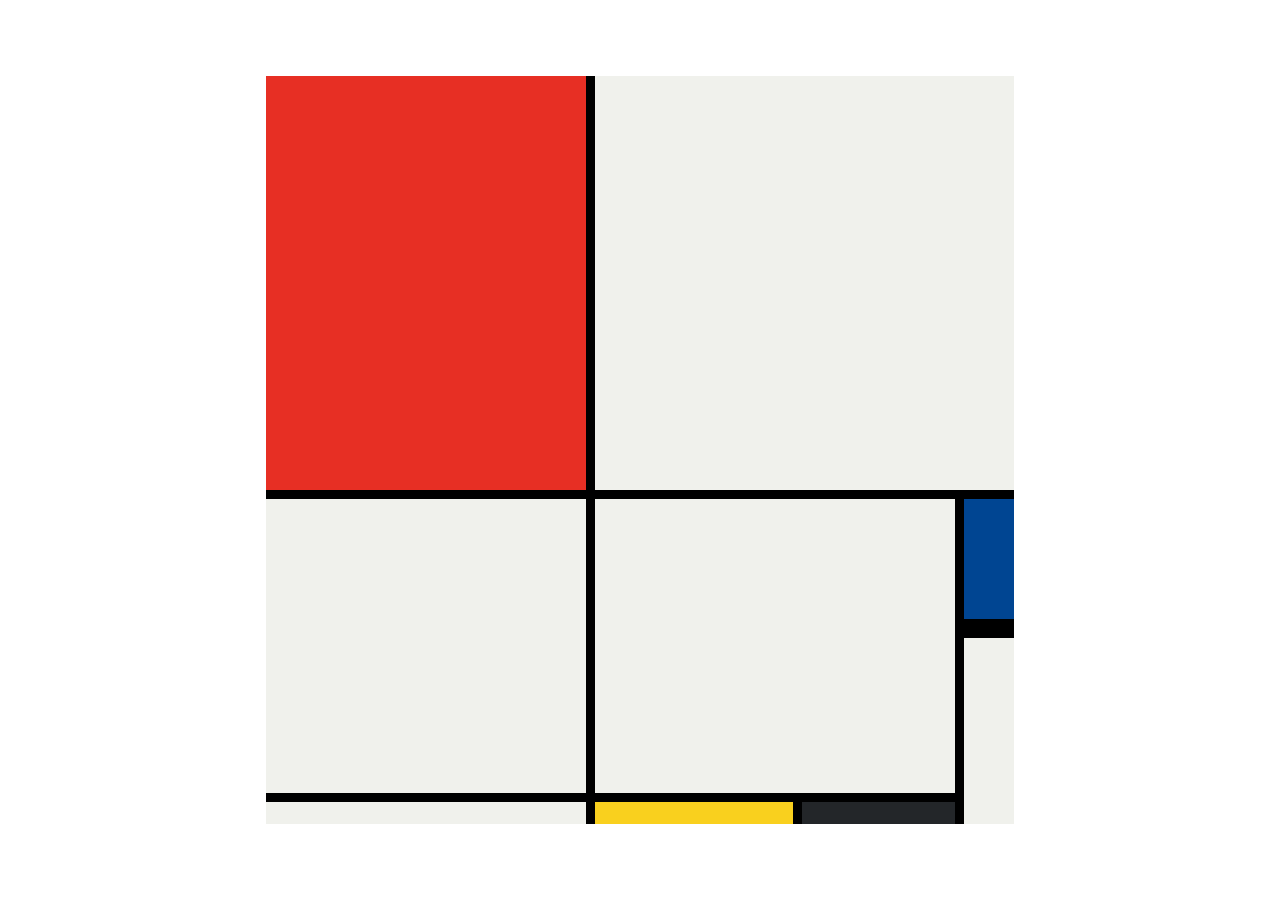
<file: Projects/10.3 Mondrian Project/solution.html>
<!DOCTYPE html>
<html lang="en">

<head>
  <meta charset="UTF-8">
  <meta name="viewport" content="width=device-width, initial-scale=1.0">
  <title>Mondrian Project</title>
  <style>
    /* 
    Write your CSS here 
    Line Colour: #000
    White: #F0F1EC
    Red: #E72F24
    Black: #232629
    Blue: #004592
    Yellow: #F9D01E
    */
    body {
      display: flex;
      justify-content: center;
      align-items: center;
      height: 100vh;
      margin: 0;
      padding: 0;
    }

    .container {
      height: 748px;
      width: 748px;
      display: grid;
      background-color: #000;
      grid-template-columns: 320px 198px 153px 50px;
      grid-template-rows: 414px 130px 155px 22px;
      gap: 9px;
    }

    .item {
      background-color: #F0F1EC;
    }

    .red {
      background-color: #E72F24;
    }

    .white1 {
      grid-column: span 3;
    }

    .white2 {
      grid-row: span 2;
    }

    .white3 {
      grid-area: 2 / 2 / 4 /4
    }

    .blue {
      background-color: #004592;
      border-bottom: 10px solid #000;
    }

    .white4 {
      grid-row: span 2;
    }

    .yellow {
      background-color: #F9D01E;
    }

    .black {
      background-color: #232629;
    }
  </style>
</head>

<body>
  <!-- Write your HTML here -->

  <div class="container">
    <div class="item red"></div>
    <div class="item white1"></div>
    <div class="item white2"></div>
    <div class="item white3"></div>

    <div class="item blue"></div>
    <div class="item white4"></div>

    <div class="item"></div>
    <div class="item yellow"></div>
    <div class="item black"></div>
  </div>
</body>

</html>
</file>
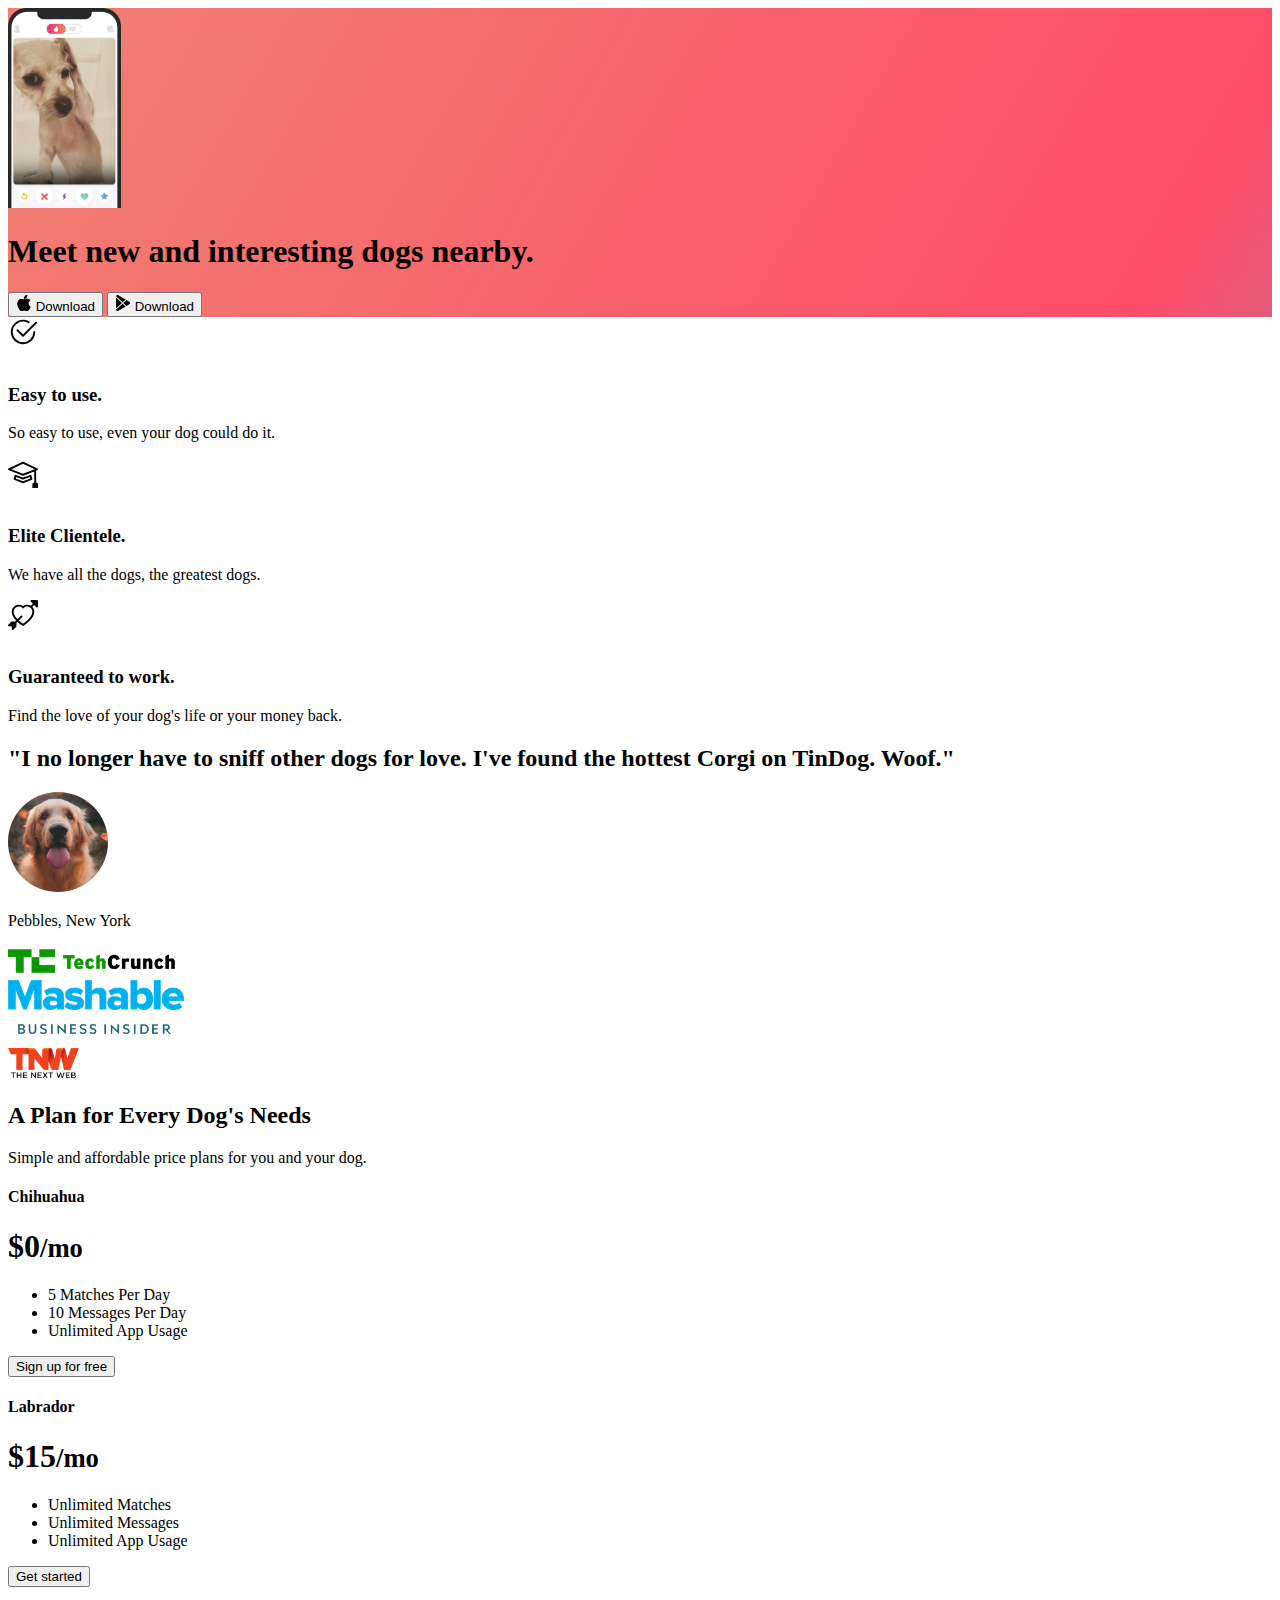
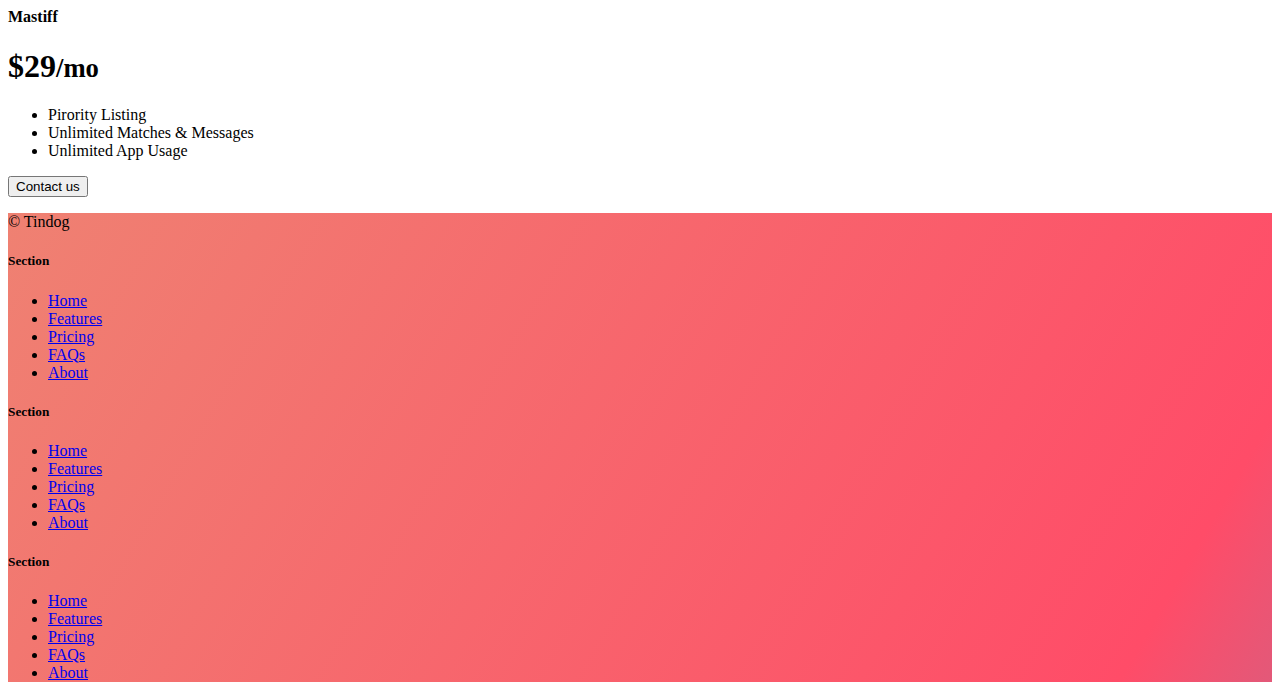
<file: Projects/11.3 TinDog Project/solution.html>
<!DOCTYPE html>
<html lang="en">

<head>
  <meta charset="UTF-8">
  <meta name="viewport" content="width=device-width, initial-scale=1.0">
  <title>TinDog</title>
  <link href="https://cdn.jsdelivr.net/npm/bootstrap@5.3.0-alpha3/dist/css/bootstrap.min.css" rel="stylesheet"
    integrity="sha384-KK94CHFLLe+nY2dmCWGMq91rCGa5gtU4mk92HdvYe+M/SXH301p5ILy+dN9+nJOZ" crossorigin="anonymous">
  <link rel="stylesheet" href="./css/solution.css">
</head>

<body>


  <!-- Title -->
  <section id="title" class="gradient-background">

    <div class="container col-xxl-8 px-4 pt-5">
      <div class="row flex-lg-row-reverse align-items-center g-5 pt-5">
        <div class="col-10 col-sm-8 col-lg-6">
          <img src="./images/iphone.png" class="d-block mx-lg-auto img-fluid" alt="Bootstrap Themes" height="200"
            loading="lazy">
        </div>
        <div class="col-lg-6">
          <h1 class="display-5 fw-bold text-body-emphasis lh-1 mb-3">Meet new and interesting dogs nearby.</h1>

          <div class="d-grid gap-2 d-md-flex justify-content-md-start">
            <button type="button" class="btn btn-light btn-lg px-4 me-md-2"><svg xmlns="http://www.w3.org/2000/svg"
                width="16" height="16" fill="currentColor" class="bi bi-apple mb-1" viewBox="0 0 16 16">
                <path
                  d="M11.182.008C11.148-.03 9.923.023 8.857 1.18c-1.066 1.156-.902 2.482-.878 2.516.024.034 1.52.087 2.475-1.258.955-1.345.762-2.391.728-2.43Zm3.314 11.733c-.048-.096-2.325-1.234-2.113-3.422.212-2.189 1.675-2.789 1.698-2.854.023-.065-.597-.79-1.254-1.157a3.692 3.692 0 0 0-1.563-.434c-.108-.003-.483-.095-1.254.116-.508.139-1.653.589-1.968.607-.316.018-1.256-.522-2.267-.665-.647-.125-1.333.131-1.824.328-.49.196-1.422.754-2.074 2.237-.652 1.482-.311 3.83-.067 4.56.244.729.625 1.924 1.273 2.796.576.984 1.34 1.667 1.659 1.899.319.232 1.219.386 1.843.067.502-.308 1.408-.485 1.766-.472.357.013 1.061.154 1.782.539.571.197 1.111.115 1.652-.105.541-.221 1.324-1.059 2.238-2.758.347-.79.505-1.217.473-1.282Z" />
                <path
                  d="M11.182.008C11.148-.03 9.923.023 8.857 1.18c-1.066 1.156-.902 2.482-.878 2.516.024.034 1.52.087 2.475-1.258.955-1.345.762-2.391.728-2.43Zm3.314 11.733c-.048-.096-2.325-1.234-2.113-3.422.212-2.189 1.675-2.789 1.698-2.854.023-.065-.597-.79-1.254-1.157a3.692 3.692 0 0 0-1.563-.434c-.108-.003-.483-.095-1.254.116-.508.139-1.653.589-1.968.607-.316.018-1.256-.522-2.267-.665-.647-.125-1.333.131-1.824.328-.49.196-1.422.754-2.074 2.237-.652 1.482-.311 3.83-.067 4.56.244.729.625 1.924 1.273 2.796.576.984 1.34 1.667 1.659 1.899.319.232 1.219.386 1.843.067.502-.308 1.408-.485 1.766-.472.357.013 1.061.154 1.782.539.571.197 1.111.115 1.652-.105.541-.221 1.324-1.059 2.238-2.758.347-.79.505-1.217.473-1.282Z" />
              </svg> Download</button>
            <button type="button" class="btn btn-outline-light btn-lg px-4"><svg xmlns="http://www.w3.org/2000/svg"
                width="16" height="16" fill="currentColor" class="bi bi-google-play mb-1" viewBox="0 0 16 16">
                <path
                  d="M14.222 9.374c1.037-.61 1.037-2.137 0-2.748L11.528 5.04 8.32 8l3.207 2.96 2.694-1.586Zm-3.595 2.116L7.583 8.68 1.03 14.73c.201 1.029 1.36 1.61 2.303 1.055l7.294-4.295ZM1 13.396V2.603L6.846 8 1 13.396ZM1.03 1.27l6.553 6.05 3.044-2.81L3.333.215C2.39-.341 1.231.24 1.03 1.27Z" />
              </svg> Download</button>
          </div>
        </div>
      </div>
    </div>
  </section>
  <!-- Features -->
  <section id="features">
    <div class="container mt-5">
      <div class="row g-4 py-5 row-cols-1 row-cols-lg-3">
        <div class="col d-flex align-items-start">
          <div
            class="icon-square text-body-emphasis bg-body-secondary d-inline-flex align-items-center justify-content-center fs-4 flex-shrink-0 me-3">
            <svg xmlns="http://www.w3.org/2000/svg" height="30" fill="currentColor" class="bi bi-check2-circle"
              viewBox="0 0 16 16">
              <path
                d="M2.5 8a5.5 5.5 0 0 1 8.25-4.764.5.5 0 0 0 .5-.866A6.5 6.5 0 1 0 14.5 8a.5.5 0 0 0-1 0 5.5 5.5 0 1 1-11 0z" />
              <path
                d="M15.354 3.354a.5.5 0 0 0-.708-.708L8 9.293 5.354 6.646a.5.5 0 1 0-.708.708l3 3a.5.5 0 0 0 .708 0l7-7z" />
            </svg>
          </div>
          <div>
            <h3 class="fs-2">Easy to use.</h3>
            <p>So easy to use, even your dog could do it.</p>

          </div>
        </div>
        <div class="col d-flex align-items-start">
          <div
            class="icon-square text-body-emphasis bg-body-secondary d-inline-flex align-items-center justify-content-center fs-4 flex-shrink-0 me-3">
            <svg xmlns="http://www.w3.org/2000/svg" height="30" fill="currentColor" class="bi bi-mortarboard"
              viewBox="0 0 16 16">
              <path
                d="M8.211 2.047a.5.5 0 0 0-.422 0l-7.5 3.5a.5.5 0 0 0 .025.917l7.5 3a.5.5 0 0 0 .372 0L14 7.14V13a1 1 0 0 0-1 1v2h3v-2a1 1 0 0 0-1-1V6.739l.686-.275a.5.5 0 0 0 .025-.917l-7.5-3.5ZM8 8.46 1.758 5.965 8 3.052l6.242 2.913L8 8.46Z" />
              <path
                d="M4.176 9.032a.5.5 0 0 0-.656.327l-.5 1.7a.5.5 0 0 0 .294.605l4.5 1.8a.5.5 0 0 0 .372 0l4.5-1.8a.5.5 0 0 0 .294-.605l-.5-1.7a.5.5 0 0 0-.656-.327L8 10.466 4.176 9.032Zm-.068 1.873.22-.748 3.496 1.311a.5.5 0 0 0 .352 0l3.496-1.311.22.748L8 12.46l-3.892-1.556Z" />
            </svg>
          </div>
          <div>
            <h3 class="fs-2">Elite Clientele.</h3>
            <p>We have all the dogs, the greatest dogs.</p>

          </div>
        </div>
        <div class="col d-flex align-items-start">
          <div
            class="icon-square text-body-emphasis bg-body-secondary d-inline-flex align-items-center justify-content-center fs-4 flex-shrink-0 me-3">
            <svg xmlns="http://www.w3.org/2000/svg" height="30" fill="currentColor" class="bi bi-arrow-through-heart"
              viewBox="0 0 16 16">
              <path fill-rule="evenodd"
                d="M2.854 15.854A.5.5 0 0 1 2 15.5V14H.5a.5.5 0 0 1-.354-.854l1.5-1.5A.5.5 0 0 1 2 11.5h1.793l.53-.53c-.771-.802-1.328-1.58-1.704-2.32-.798-1.575-.775-2.996-.213-4.092C3.426 2.565 6.18 1.809 8 3.233c1.25-.98 2.944-.928 4.212-.152L13.292 2 12.147.854A.5.5 0 0 1 12.5 0h3a.5.5 0 0 1 .5.5v3a.5.5 0 0 1-.854.354L14 2.707l-1.006 1.006c.236.248.44.531.6.845.562 1.096.585 2.517-.213 4.092-.793 1.563-2.395 3.288-5.105 5.08L8 13.912l-.276-.182a21.86 21.86 0 0 1-2.685-2.062l-.539.54V14a.5.5 0 0 1-.146.354l-1.5 1.5Zm2.893-4.894A20.419 20.419 0 0 0 8 12.71c2.456-1.666 3.827-3.207 4.489-4.512.679-1.34.607-2.42.215-3.185-.817-1.595-3.087-2.054-4.346-.761L8 4.62l-.358-.368c-1.259-1.293-3.53-.834-4.346.761-.392.766-.464 1.845.215 3.185.323.636.815 1.33 1.519 2.065l1.866-1.867a.5.5 0 1 1 .708.708L5.747 10.96Z" />
            </svg>
          </div>
          <div>
            <h3 class="fs-2">Guaranteed to work.</h3>
            <p>Find the love of your dog's life or your money back.</p>

          </div>
        </div>
      </div>
    </div>
  </section>
  <!-- Testimonial -->
  <section id="testimonial">
    <div class="my-5">
      <div class="p-5 text-center bg-body-tertiary">
        <div class="container py-5">
          <h2 class="text-body-emphasis">"I no longer have to sniff other dogs for love. I've found the hottest Corgi on
            TinDog. Woof."</h2>
          <img class="profile-img mt-5" src="./images/dog-img.jpg" alt="dog image">
          <p class="col-lg-8 mx-auto lead mt-2">
            Pebbles, New York
          </p>
        </div>

        <div class="container">
          <div class="row">
            <div class="col-lg-3 col-sm-12">
              <img src="./images/techcrunch.png" alt="techcrunch" height="30">
            </div>
            <div class="col-lg-3 col-sm-12">
              <img src="./images/mashable.png" alt="mashable" height="30">
            </div>
            <div class="col-lg-3 col-sm-12">
              <img src="./images/bizinsider.png" alt="bizinsider" height="30">
            </div>
            <div class="col-lg-3 col-sm-12">
              <img src="./images/tnw.png" alt="tnw" height="30">
            </div>
          </div>
        </div>
      </div>
    </div>
  </section>
  <!-- Pricing -->
  <section id="pricing">
    <div class="container">
      <div class="pricing-header p-3 pb-md-4 mx-auto text-center">
        <h2 class="display-4 fw-normal">A Plan for Every Dog's Needs</h2>
        <p class="fs-5 text-body-secondary">Simple and affordable price plans for you and your dog.
      </div>
      <div class="row row-cols-1 row-cols-md-3 mb-3 text-center">
        <div class="col">
          <div class="card mb-4 rounded-3 shadow-sm">
            <div class="card-header py-3">
              <h4 class="my-0 fw-normal">Chihuahua</h4>
            </div>
            <div class="card-body">
              <h1 class="card-title pricing-card-title">$0<small class="text-body-secondary fw-light">/mo</small></h1>
              <ul class="list-unstyled mt-3 mb-4">
                <li>5 Matches Per Day</li>
                <li>10 Messages Per Day</li>
                <li>Unlimited App Usage</li>
              </ul>
              <button type="button" class="w-100 btn btn-lg btn-outline-dark">Sign up for free</button>
            </div>
          </div>
        </div>
        <div class="col">
          <div class="card mb-4 rounded-3 shadow-sm">
            <div class="card-header py-3">
              <h4 class="my-0 fw-normal">Labrador</h4>
            </div>
            <div class="card-body">
              <h1 class="card-title pricing-card-title">$15<small class="text-body-secondary fw-light">/mo</small></h1>
              <ul class="list-unstyled mt-3 mb-4">
                <li>Unlimited Matches</li>
                <li>Unlimited Messages</li>
                <li>Unlimited App Usage</li>
              </ul>
              <button type="button" class="w-100 btn btn-lg btn-dark">Get started</button>
            </div>
          </div>
        </div>
        <div class="col">
          <div class="card mb-4 rounded-3 shadow-sm border-dark">
            <div class="card-header py-3 text-bg-dark border-dark">
              <h4 class="my-0 fw-normal">Mastiff</h4>
            </div>
            <div class="card-body">
              <h1 class="card-title pricing-card-title">$29<small class="text-body-secondary fw-light">/mo</small></h1>
              <ul class="list-unstyled mt-3 mb-4">
                <li>Pirority Listing</li>
                <li>Unlimited Matches & Messages</li>
                <li>Unlimited App Usage</li>
              </ul>
              <button type="button" class="w-100 btn btn-lg btn-dark">Contact us</button>
            </div>
          </div>
        </div>
      </div>
    </div>
  </section>
  <!-- Footer -->
  <section id="contact" class="gradient-background">
    <div class="container ">
      <footer class="row row-cols-1 row-cols-sm-2 row-cols-md-5 py-5 mt-5 border-top">
        <div class="col mb-3">

          <p class="text-body-secondary">© Tindog</p>
        </div>

        <div class="col mb-3">

        </div>

        <div class="col mb-3">
          <h5>Section</h5>
          <ul class="nav flex-column">
            <li class="nav-item mb-2"><a href="#" class="nav-link p-0 text-body-secondary">Home</a></li>
            <li class="nav-item mb-2"><a href="#" class="nav-link p-0 text-body-secondary">Features</a></li>
            <li class="nav-item mb-2"><a href="#" class="nav-link p-0 text-body-secondary">Pricing</a></li>
            <li class="nav-item mb-2"><a href="#" class="nav-link p-0 text-body-secondary">FAQs</a></li>
            <li class="nav-item mb-2"><a href="#" class="nav-link p-0 text-body-secondary">About</a></li>
          </ul>
        </div>

        <div class="col mb-3">
          <h5>Section</h5>
          <ul class="nav flex-column">
            <li class="nav-item mb-2"><a href="#" class="nav-link p-0 text-body-secondary">Home</a></li>
            <li class="nav-item mb-2"><a href="#" class="nav-link p-0 text-body-secondary">Features</a></li>
            <li class="nav-item mb-2"><a href="#" class="nav-link p-0 text-body-secondary">Pricing</a></li>
            <li class="nav-item mb-2"><a href="#" class="nav-link p-0 text-body-secondary">FAQs</a></li>
            <li class="nav-item mb-2"><a href="#" class="nav-link p-0 text-body-secondary">About</a></li>
          </ul>
        </div>

        <div class="col mb-3">
          <h5>Section</h5>
          <ul class="nav flex-column">
            <li class="nav-item mb-2"><a href="#" class="nav-link p-0 text-body-secondary">Home</a></li>
            <li class="nav-item mb-2"><a href="#" class="nav-link p-0 text-body-secondary">Features</a></li>
            <li class="nav-item mb-2"><a href="#" class="nav-link p-0 text-body-secondary">Pricing</a></li>
            <li class="nav-item mb-2"><a href="#" class="nav-link p-0 text-body-secondary">FAQs</a></li>
            <li class="nav-item mb-2"><a href="#" class="nav-link p-0 text-body-secondary">About</a></li>
          </ul>
        </div>
      </footer>
    </div>
  </section>
</body>

</html>
</file>
<file: style.css>
html{
    scrollbar-color: #333 #444; 
}

/* // <uniquifier>: Use a unique and descriptive class name
// <weight>: Use a value from 100 to 900
// <width>: Use a value from 62.5 to 100 */

.main-font {
    font-family: "Noto Serif", serif;
    font-optical-sizing: auto;
    font-weight: 500;
    font-style: normal;
    font-variation-settings:
      "wdth" 100;
      color:white;
  }
  
  /* // <uniquifier>: Use a unique and descriptive class name
  // <weight>: Use a value from 200 to 1000 */
  
  .secondary-font {
    font-family: "Nunito Sans", serif;
    font-optical-sizing: auto;
    font-weight: 500;
    font-style: normal;
    font-variation-settings:
      "wdth" 100,
      "YTLC" 500;
      color:white;
  }

.heading{
    background-color:#1b1b1b;
}

.flex-center{
    display:flex;
    justify-content: center;
    align-items: center;
}

.flex-end{
    display:flex;
    justify-content: end;
    align-items: center;
}

.flex-start{
    display:flex;
    justify-content: start;
    align-items: center;
}

#socialid{
    gap:20px;
}

.grid-container-heading{
    display: grid;
    height: 600px;
    width:100%;
    grid-template-columns: 1fr 1fr;
    grid-template-rows: repeat(10, 1fr);
}

.flex-container-heading{
    height:600px;
    margin-top:80px;
}

.profile-photo{
    grid-area : 1 / 2 / 5 / 3;
}

#profile-photo-id{
    border:solid rgb(54, 55, 54) 2px;
    border-radius:50%;
}

.main-name{
    grid-area: 1 / 1 / 5 / 2;
    margin-right:25%;
}

.main-name>h1{
    font-size:60px;
    text-align:center;
}

.socials{
    grid-area: 5 / 1 / 7 / 2;
}
.socials > div{

    margin-right:51%;
}

#about-me{
    grid-area: 7 / 1 / 11 / 2;
    text-align: left;

}

#about-me>p{
    padding-right:24%;
}

@media (max-width: 400px){
    #about-me>p{
        padding-left:0%;
        padding-right:0%;
    }
}

.aboutme-heading{
    grid-area: 6 / 2 / 7 / 3;
}

.portfolio-heading{
    grid-area: 7 / 2 / 8 / 3;
}

.skills-heading{
    grid-area: 8 / 2 / 9 / 3;
}

.contactme-heading{
    grid-area: 9 / 2 / 10 / 3;
}

.underline-text{
    color: inherit; 
    text-decoration: underline;
    text-decoration-color: rgb(76, 75, 74);
    text-underline-offset:15px;
}

.aboutme{
    position: relative;
}

.lists{
    width:650px;
}
.cs-image{
    float:left;
}

.what-keeps-me-going{
    display:flex;
    justify-content: end;
}

.carousel-caption.custom-caption{
    position:static;
    text-align: center;
}

.porfolio-description *{
    display: inline;
    color: white;
    text-decoration: none;
}

.porfolio-description > a :hover{
    
    color: rgb(0, 255, 13);
}

.skill-secondary-color{
    color:#797979
}
</file>
<file: Projects/11.3 TinDog Project/css/style.css>
.gradient-background {
  background: linear-gradient(300deg, #00bfff, #ff4c68, #ef8172);
  background-size: 180% 180%;
  animation: gradient-animation 18s ease infinite;
}

@keyframes gradient-animation {
  0% {
    background-position: 0% 50%;
  }
  50% {
    background-position: 100% 50%;
  }
  100% {
    background-position: 0% 50%;
  }
}

.icon-square {
  width: 3rem;
  height: 3rem;
  border-radius: 0.75rem;
}

.profile-img {
  height: 100px;
  border-radius: 50%;
}
</file>
<file: Projects/11.3 TinDog Project/css/solution.css>
.gradient-background {
  background: linear-gradient(300deg, #00bfff, #ff4c68, #ef8172);
  background-size: 180% 180%;
  animation: gradient-animation 18s ease infinite;
}

@keyframes gradient-animation {
  0% {
    background-position: 0% 50%;
  }
  50% {
    background-position: 100% 50%;
  }
  100% {
    background-position: 0% 50%;
  }
}

.icon-square {
  width: 3rem;
  height: 3rem;
  border-radius: 0.75rem;
}

.profile-img {
  border-radius: 50%;
  height: 100px;
}
</file>
